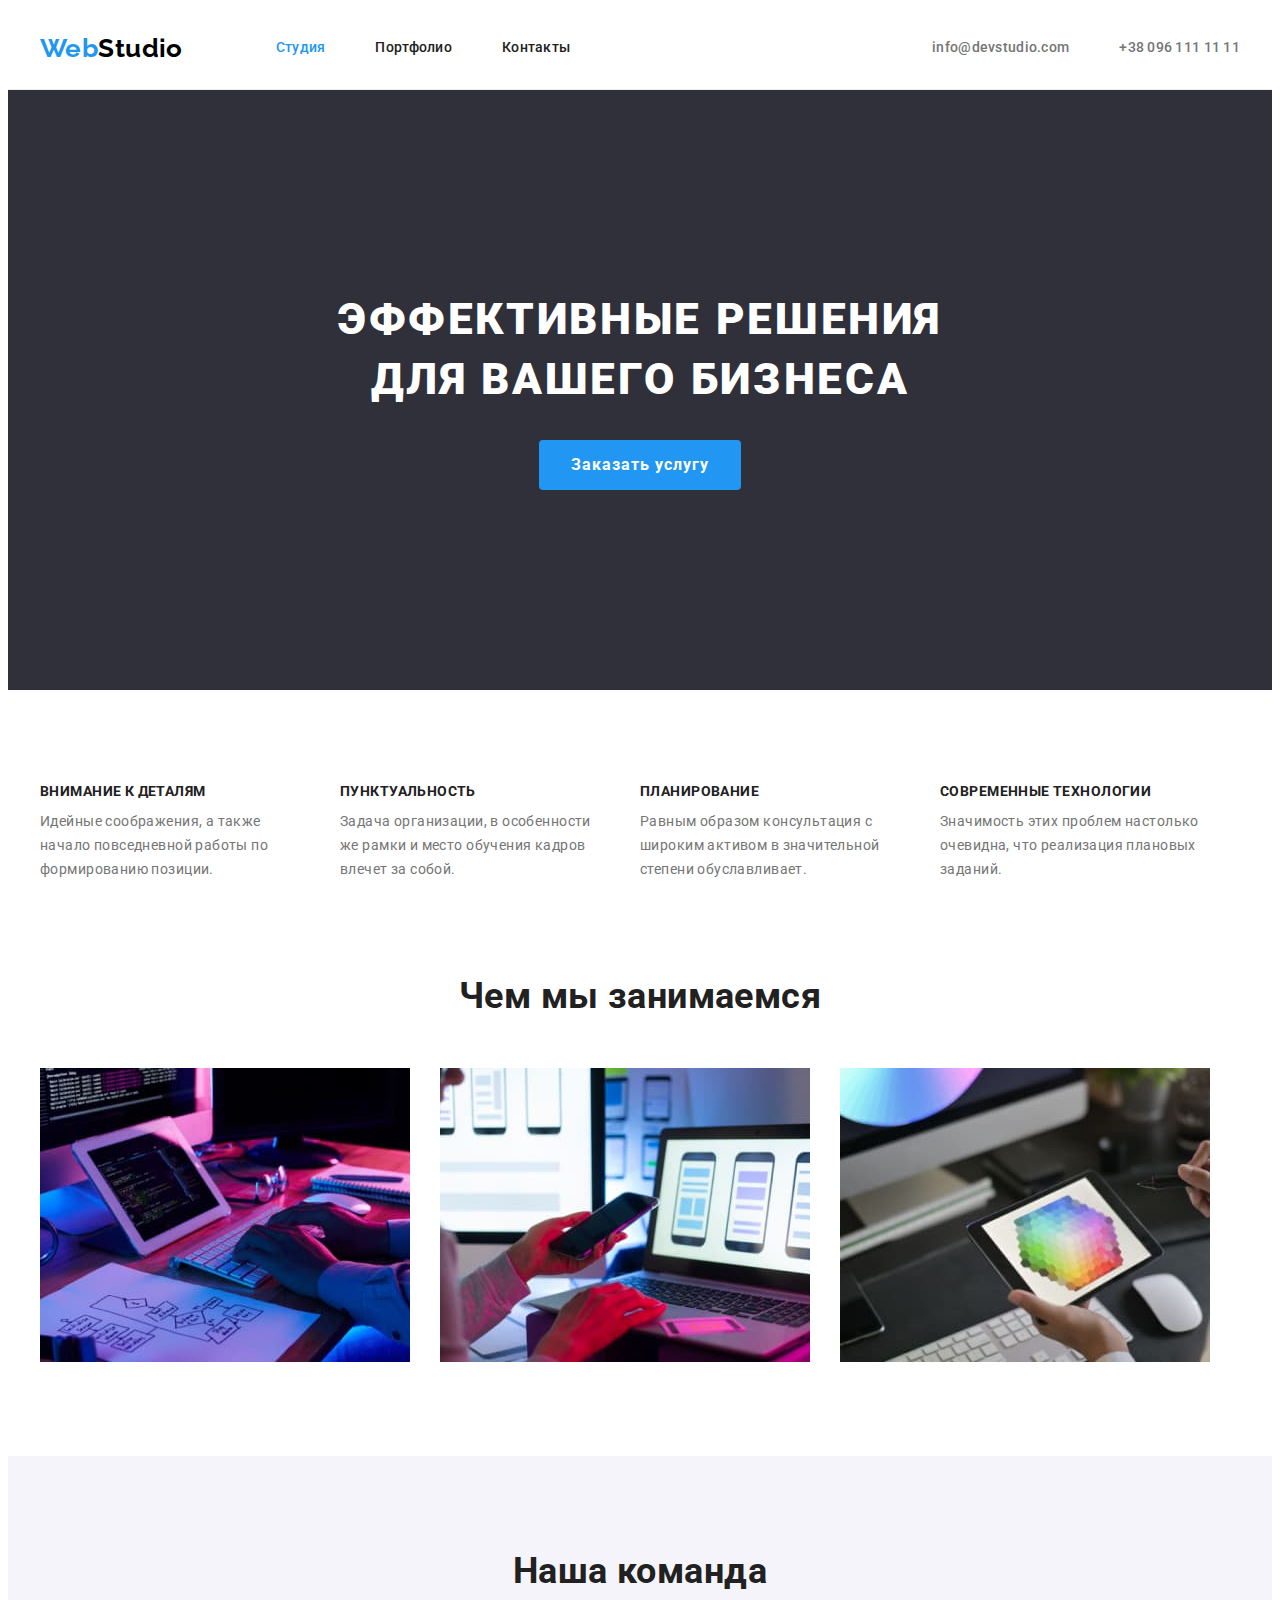
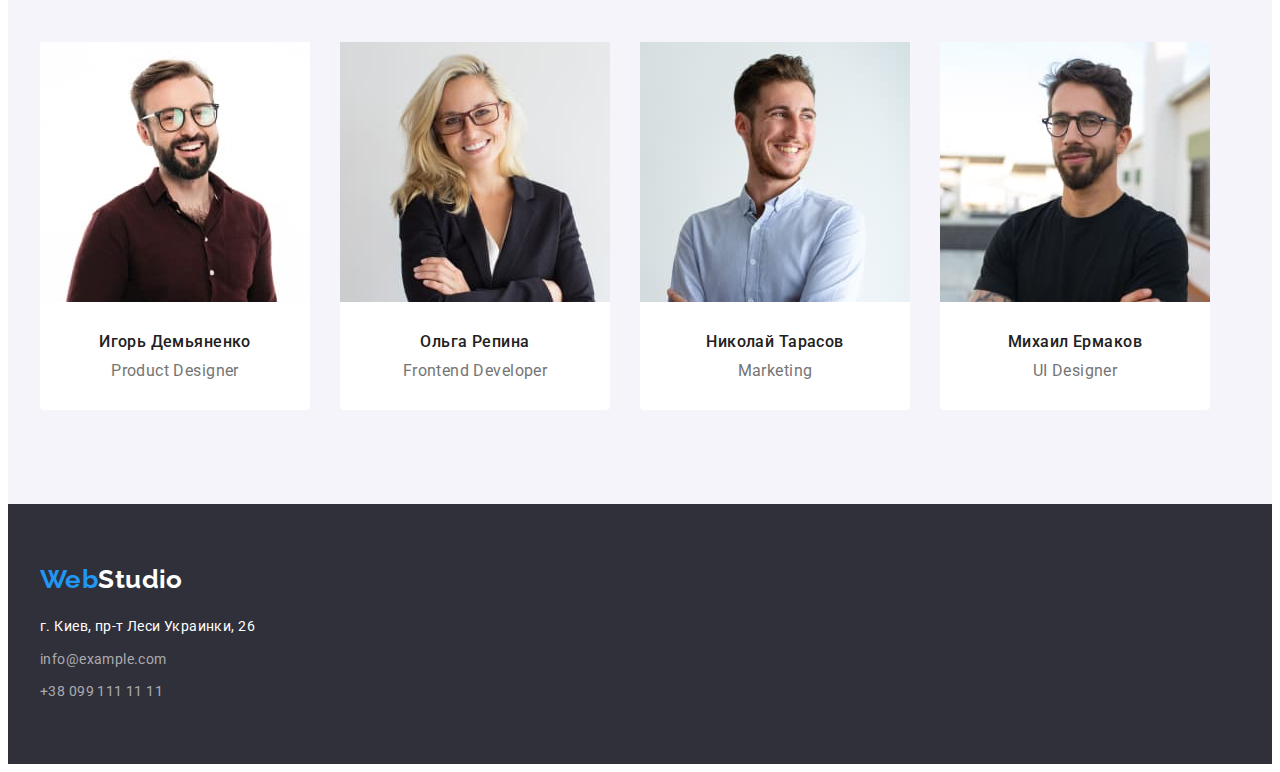
<file: index.html>
<!DOCTYPE html>
<html lang="ru">
  <head>
    <meta charset="UTF-8" />
    <meta http-equiv="X-UA-Compatible" content="IE=edge" />
    <meta name="goit-markup-hw-01" content="homework goit-markup-hw-01" />
    <title>WEBСтудия</title>
    <link rel="preconnect" href="https://fonts.googleapis.com" />
    <link rel="preconnect" href="https://fonts.gstatic.com" crossorigin />
    <link rel="stylesheet" href="https://cdnjs.cloudflare.com/ajax/libs/modern-normalize/1.1.0/modern-normalize.min.css" integrity="sha512-wpPYUAdjBVSE4KJnH1VR1HeZfpl1ub8YT/NKx4PuQ5NmX2tKuGu6U/JRp5y+Y8XG2tV+wKQpNHVUX03MfMFn9Q==" crossorigin="anonymous" referrerpolicy="no-referrer" />
    <link
      href="https://fonts.googleapis.com/css2?family=Raleway:wght@700&family=Roboto:wght@400;500;700;900&display=swap"
      rel="stylesheet"
    />
    <link rel="stylesheet" href="./css/styles.css" />
  </head>

  <body>
    <header class="header">
      <div class="container">
        <!--navigation link-->
        <nav class="header-nav">
          <a href="./index.html" lang="en" class="brand-link link"
            ><span class="brand-text-onehalf">Web</span
            ><span class="brand-text-twohalf">Studio</span></a
          >
          <ul class="header-list list">
            <li class="header-item">
              <a href="./index.html" class="header-link header-curretlink link">Студия</a>
            </li>
            <li class="header-item">
              <a href="./portfolio.html" class="header-link link">Портфолио</a>
            </li>
            <li class="header-item"><a href="" class="header-link link">Контакты</a></li>
          </ul>
        </nav>
        <ul class="header-contacts-list list">
          <li class="header-contacts-item">
            <a href="mailto:info@devstudio.com" class="header-contact link">info@devstudio.com</a>
          </li>
          <li class="header-contacts-item">
            <a href="tel:+380961111111" class="header-contact link">+38 096 111 11 11</a>
          </li>
        </ul>
      </div>
    </header>

    <main>
      
        <section class="tagline section">
          <div class="container">
          <h1 class="tagline-title">Эффективные решения для вашего бизнеса</h1>
          <button type="button" class="tagline-btn">Заказать услугу</button></div>
        </section>
        <section class="strengths section"><div class="container">
          <h2 hidden class="strengths-title visually-hidden">Наши качества</h2>
          <ul class="strengths-list list">
            <li class="strengths-item">
              <h3 class="strengths-item-title">Внимание к деталям</h3>
              <p class="strengths-item-text">
                Идейные соображения, а также начало повседневной работы по формированию позиции.
              </p>
            </li>
            <li class="strengths-item">
              <h3 class="strengths-item-title">Пунктуальность</h3>
              <p class="strengths-item-text">
                Задача организации, в особенности же рамки и место обучения кадров влечет за собой.
              </p>
            </li>
            <li class="strengths-item">
              <h3 class="strengths-item-title">Планирование</h3>
              <p class="strengths-item-text">
                Равным образом консультация с широким активом в значительной степени обуславливает.
              </p>
            </li>
            <li class="strengths-item">
              <h3 class="strengths-item-title">Современные технологии</h3>
              <p class="strengths-item-text">
                Значимость этих проблем настолько очевидна, что реализация плановых заданий.
              </p>
            </li>
          </ul></div>
        </section>
        <section class="about section"><div class="container">
          <h2 class="about-title">Чем мы занимаемся</h2>
          <ul class="about-list list">
            <li class="about-item">
              <img
                src="./images/work-img-1.jpg"
                alt="Пример нашего проекта"
                width="370"
                height="294"
              />
            </li>
            <li class="about-item">
              <img
                src="./images/work-img-2.jpg"
                alt="Пример нашего проекта"
                width="370"
                height="294"
              />
            </li>
            <li class="about-item">
              <img
                src="./images/work-img-3.jpg"
                alt="Пример нашего проекта"
                width="370"
                height="294"
              />
            </li>
          </ul></div>
        </section>
        <section class="co-worker section"><div class="container">
          <h2 class="co-worker-title">Наша команда</h2>
          <ul class="co-worker-list list">
            <li class="co-worker-item">
              <img
                src="./images/command-photo-1.jpg"
                alt="Игорь Демьяненко"
                width="270"
                height="260"
              />
              <div class="co-worker-comment">
                <h3 class="co-worker-item-title">Игорь Демьяненко</h3>
                <p lang="en" class="co-worker-item-text">Product Designer</p>
              </div>
            </li>
            <li class="co-worker-item">
              <img src="./images/command-photo-2.jpg" alt="Ольга Репина" width="270" height="260" />
              <div class="co-worker-comment">
                <h3 class="co-worker-item-title">Ольга Репина</h3>
                <p lang="en" class="co-worker-item-text">Frontend Developer</p>
              </div>
            </li>
            <li class="co-worker-item">
              <img
                src="./images/command-photo-3.jpg"
                alt="Николай Тарасов"
                width="270"
                height="260"
              />
              <div class="co-worker-comment">
                <h3 class="co-worker-item-title">Николай Тарасов</h3>
                <p lang="en" class="co-worker-item-text">Marketing</p>
              </div>
            </li>
            <li class="co-worker-item">
              <img
                src="./images/command-photo-4.jpg"
                alt="Михаил Ермаков"
                width="270"
                height="260"
              />
              <div class="co-worker-comment">
                <h3 class="co-worker-item-title">Михаил Ермаков</h3>
                <p lang="en" class="co-worker-item-text">UI Designer</p>
              </div>
            </li>
          </ul></div>
        </section>
      
    </main>

    <footer class="footer">
      <div class="container">
        <a href="./index.html" lang="en" class="footer-brand-link link"
          ><span class="brand-text-onehalf">Web</span
          ><span class="brand-text-twohalf-second">Studio</span></a
        >
        <address class="footer-address">
          <ul class="footer-list list">
            <li class="footer-item">
              <a
                href="https://goo.gl/maps/UJ2vtWxeUtUVGGgd9"
                target="_blank"
                rel="noreferrer nofollow noopener"
                class="footer-link-geo link"
                >г. Киев, пр-т Леси Украинки, 26</a
              >
            </li>
            <li class="footer-item">
              <a href="mailto:info@example.com" class="footer-link link">info@example.com</a>
            </li>
            <li class="footer-item">
              <a href="tel:+380991111111" class="footer-link link">+38 099 111 11 11</a>
            </li>
          </ul>
        </address>
      </div>
    </footer>
  </body>
</html>
</file>
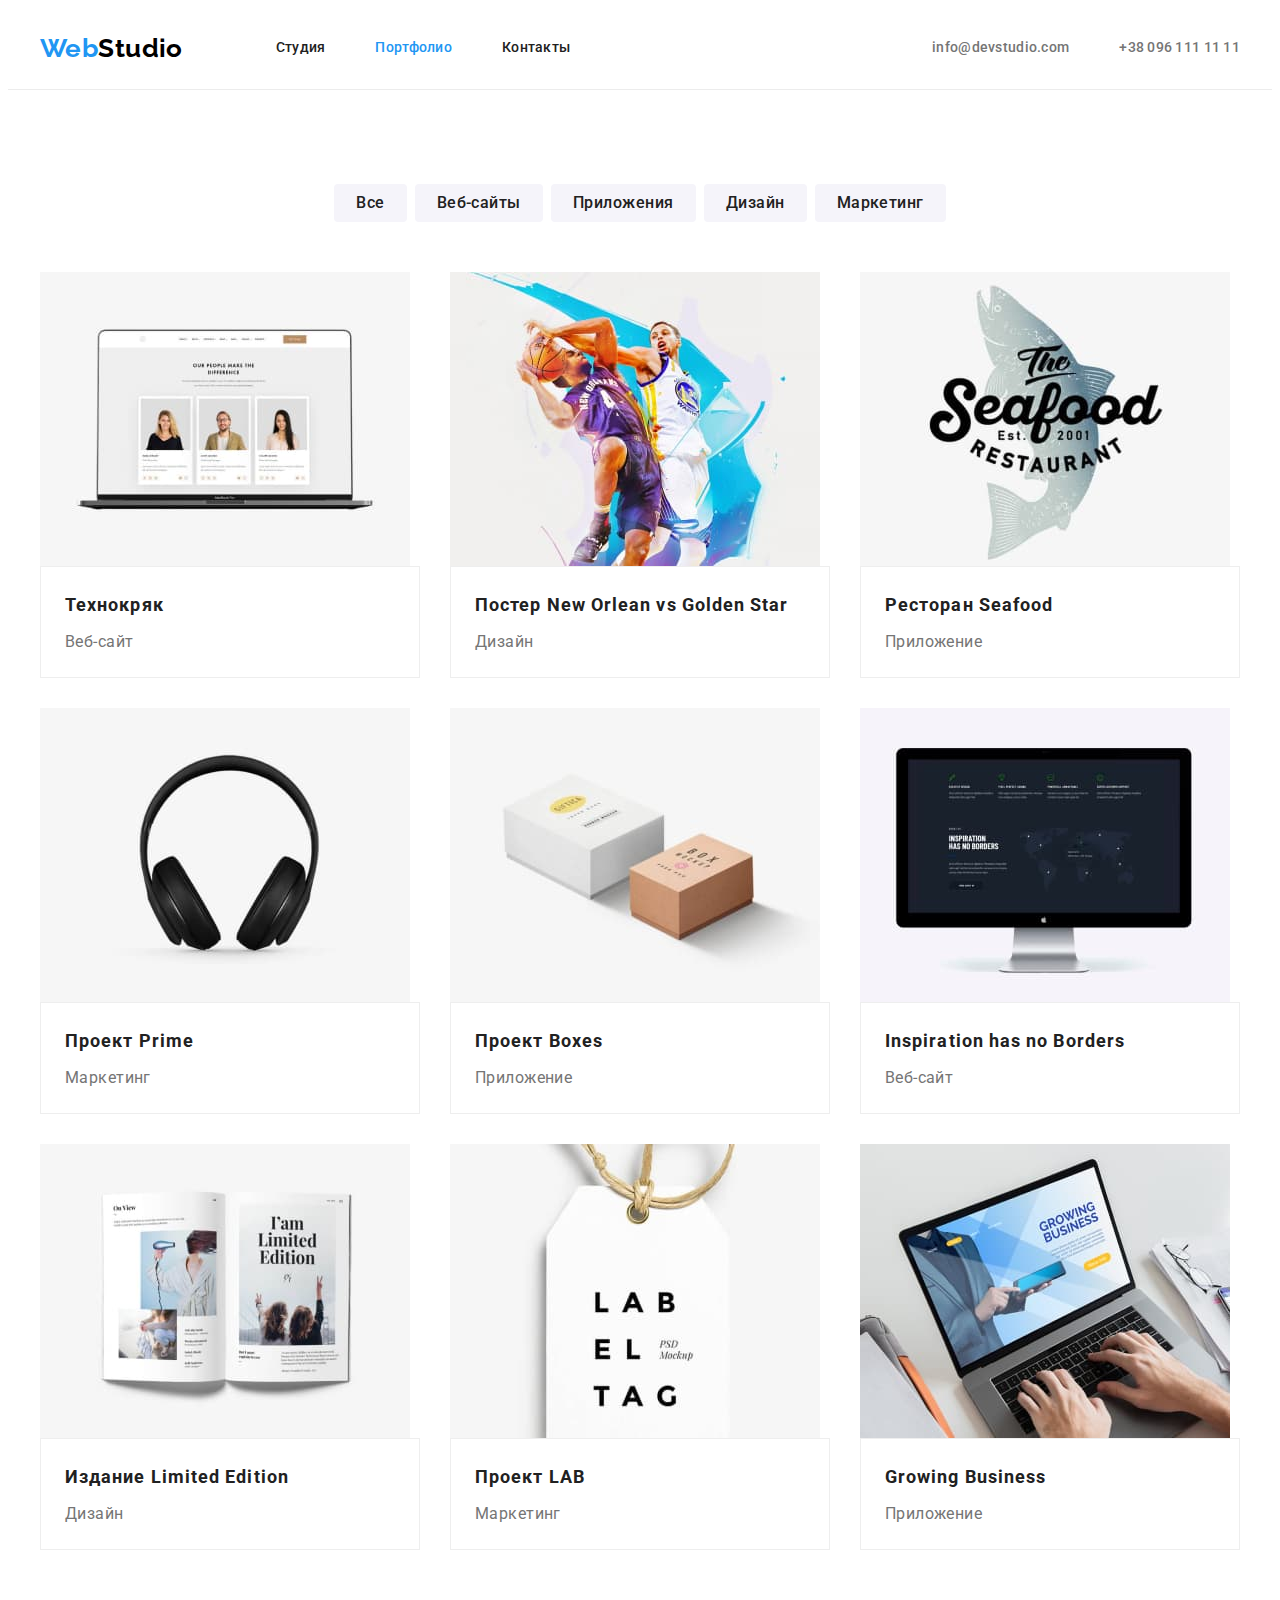
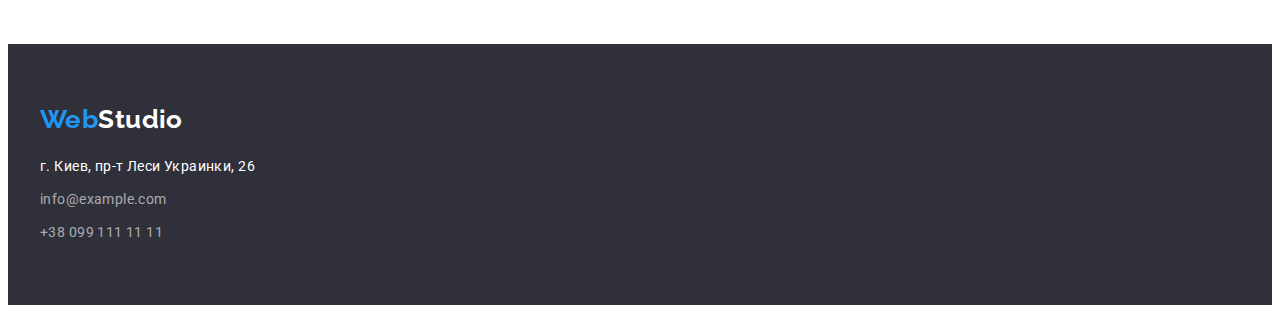
<file: portfolio.html>
<!DOCTYPE html>
<html lang="ru">
  <head>
    <meta charset="UTF-8" />
    <meta http-equiv="X-UA-Compatible" content="IE=edge" />
    <meta name="goit-markup-hw-01" content="homework goit-markup-hw-01" />
    <title>WEBСтудия</title>
    <link rel="preconnect" href="https://fonts.googleapis.com" />
    <link rel="preconnect" href="https://fonts.gstatic.com" crossorigin />
    <link
      rel="stylesheet"
      href="https://cdnjs.cloudflare.com/ajax/libs/modern-normalize/1.1.0/modern-normalize.min.css"
      integrity="sha512-wpPYUAdjBVSE4KJnH1VR1HeZfpl1ub8YT/NKx4PuQ5NmX2tKuGu6U/JRp5y+Y8XG2tV+wKQpNHVUX03MfMFn9Q=="
      crossorigin="anonymous"
      referrerpolicy="no-referrer"
    />
    <link
      href="https://fonts.googleapis.com/css2?family=Raleway:wght@700&family=Roboto:wght@400;500;700;900&display=swap"
      rel="stylesheet"
    />
    <link rel="stylesheet" href="./css/styles.css" />
  </head>

  <body>
    <header class="header">
      <div class="container">
        <!--navigation link-->
        <nav class="header-nav">
          <a href="./index.html" lang="en" class="brand-link link"
            ><span class="brand-text-onehalf">Web</span
            ><span class="brand-text-twohalf">Studio</span></a
          >
          <ul class="header-list list">
            <li class="header-item">
              <a href="./index.html" class="header-link link">Студия</a>
            </li>
            <li class="header-item">
              <a href="./portfolio.html" class="header-link header-curretlink link">Портфолио</a>
            </li>
            <li class="header-item"><a href="" class="header-link link">Контакты</a></li>
          </ul>
        </nav>
        <ul class="header-contacts-list list">
          <li class="header-contacts-item">
            <a href="mailto:info@devstudio.com" class="header-contact link">info@devstudio.com</a>
          </li>
          <li class="header-contacts-item">
            <a href="tel:+380961111111" class="header-contact link">+38 096 111 11 11</a>
          </li>
        </ul>
      </div>
    </header>

    <main>
      <section class="portfolio section">
        <div class="container">
          <div class="filter">
          <h1 class="filter-title visually-hidden">Портфолио</h1>

          <ul class="filter-list list">
            <li class="filter-item"><button type="button" class="filter-button">Все</button></li>
            <li class="filter-item">
              <button type="button" class="filter-button">Веб-сайты</button>
            </li>
            <li class="filter-item">
              <button type="button" class="filter-button">Приложения</button>
            </li>
            <li class="filter-item"><button type="button" class="filter-button">Дизайн</button></li>
            <li class="filter-item">
              <button type="button" class="filter-button">Маркетинг</button>
            </li>
          </ul>
          </div>

          <ul class="gallery-list list">
            <li class="gallery-item">
              <img
                src="./images/gallery/portfolio-gallery-1.jpg"
                alt="Технокряк"
                width="370"
                height="294"
              />
              <div class="gallery-item-content">
                <h2 class="gallery-item-title">Технокряк</h2>
                <p class="gallery-item-text">Веб-сайт</p>
              </div>
            </li>
            <li class="gallery-item">
              <img
                src="./images/gallery/portfolio-gallery-2.jpg"
                alt="Постер New Orlean vs Golden Star"
                width="370"
                height="294"
              />
              <div class="gallery-item-content">
                <h2 class="gallery-item-title">
                  Постер <span lang="en">New Orlean vs Golden Star</span>
                </h2>
                <p class="gallery-item-text">Дизайн</p>
              </div>
            </li>
            <li class="gallery-item">
              <img
                src="./images/gallery/portfolio-gallery-3.jpg"
                alt="Ресторан Seafood"
                width="370"
                height="294"
              />
              <div class="gallery-item-content">
                <h2 class="gallery-item-title">Ресторан <span lang="en">Seafood</span></h2>
                <p class="gallery-item-text">Приложение</p>
              </div>
            </li>
            <li class="gallery-item">
              <img
                src="./images/gallery/portfolio-gallery-4.jpg"
                alt="Проект Prime"
                width="370"
                height="294"
              />
              <div class="gallery-item-content">
                <h2 class="gallery-item-title">Проект <span lang="en">Prime</span></h2>
                <p class="gallery-item-text">Маркетинг</p>
              </div>
            </li>
            <li class="gallery-item">
              <img
                src="./images/gallery/portfolio-gallery-5.jpg"
                alt="Проект Boxes"
                width="370"
                height="294"
              />
              <div class="gallery-item-content">
                <h2 class="gallery-item-title">Проект <span lang="en">Boxes</span></h2>
                <p class="gallery-item-text">Приложение</p>
              </div>
            </li>
            <li class="gallery-item">
              <img
                src="./images/gallery/portfolio-gallery-6.jpg"
                alt="Inspiration has no Borders"
                width="370"
                height="294"
              />
              <div class="gallery-item-content">
                <h2 class="gallery-item-title">
                  <span lang="en">Inspiration has no Borders</span>
                </h2>
                <p class="gallery-item-text">Веб-сайт</p>
              </div>
            </li>
            <li class="gallery-item">
              <img
                src="./images/gallery/portfolio-gallery-7.jpg"
                alt="Издание Limited Edition"
                width="370"
                height="294"
              />
              <div class="gallery-item-content">
                <h2 class="gallery-item-title">Издание <span lang="en">Limited Edition</span></h2>
                <p class="gallery-item-text">Дизайн</p>
              </div>
            </li>
            <li class="gallery-item">
              <img
                src="./images/gallery/portfolio-gallery-8.jpg"
                alt="Проект LAB"
                width="370"
                height="294"
              />
              <div class="gallery-item-content">
                <h2 class="gallery-item-title">Проект <span lang="en">LAB</span></h2>
                <p class="gallery-item-text">Маркетинг</p>
              </div>
            </li>
            <li class="gallery-item">
              <img
                src="./images/gallery/portfolio-gallery-9.jpg"
                alt="Growing Business"
                width="370"
                height="294"
              />
              <div class="gallery-item-content">
                <h2 class="gallery-item-title"><span lang="en">Growing Business</span></h2>
                <p class="gallery-item-text">Приложение</p>
              </div>
            </li>
          </ul>
        </div>
      </section>
    </main>

    <footer class="footer">
      <div class="container">
        <a href="./index.html" lang="en" class="footer-brand-link link"
          ><span class="brand-text-onehalf">Web</span
          ><span class="brand-text-twohalf-second">Studio</span></a
        >
        <address class="footer-address">
          <ul class="footer-list list">
            <li class="footer-item">
              <a
                href="https://goo.gl/maps/UJ2vtWxeUtUVGGgd9"
                target="_blank"
                rel="noreferrer nofollow noopener"
                class="footer-link-geo link"
                >г. Киев, пр-т Леси Украинки, 26</a
              >
            </li>
            <li class="footer-item">
              <a href="mailto:info@example.com" class="footer-link link">info@example.com</a>
            </li>
            <li class="footer-item">
              <a href="tel:+380991111111" class="footer-link link">+38 099 111 11 11</a>
            </li>
          </ul>
        </address>
      </div>
    </footer>
  </body>
</html>
</file>
<file: css/styles.css>
:root{
  --brand-color-one: #2196F3;
  --brand-color-two: #000000;
  --brand-second-color-two: #FFFFFF;
  --main-color: #212121;
  --second-color: #757575;
  --accent-color: #2196F3;
  --main-backgroundcolor: #FFFFFF;
  --second-backgroundcolor: #E5E5E5;
  --accent-backgroundcolor: #F5F4FA;
  --tagline-backgroundcolor: #2F303A;
  --tagline-color: #FFFFFF;
  --btn-text-color: #FFFFFF;
  --btn-accent-backgroundcolor: #188CE8; 
  --section-padding: 30px;
  --typical-distance: 30px;
  --margin-section: 215px;
}


body{
 font-family: 'Roboto', sans-serif;
 font-size: 14px;
 letter-spacing: 0.03em;
 color: var(--main-color);
 background-color: var(--main-backgroundcolor);
}

address{
  font-style: normal;
}

h1,
h2,
h3,
h4,
h5,
h6,
p {
  margin: 0;
}

img {
  display: block;
  max-width: 100%;
  height: auto;
}

.list {
  margin: 0;
  padding-left: 0;
  list-style: none;
}

.link {
  text-decoration: none;
  color: inherit;
}
.link::visited {
  text-decoration: none;
}

.section {
  padding-bottom: 94px;
}

.container {
  width: 1200px;
  padding: 0 15px;
  margin: 0 auto;
}

.visually-hidden { 
  position: absolute; 
  width: 1px; 
  height: 1px; 
  margin: -1px; 
  border: 0; 
  padding: 0; 
  white-space: nowrap; 
  clip-path: inset(100%); 
  clip: rect(0 0 0 0); 
  overflow: hidden; 
} 

/* -------------BRAND----------- */

.brand-link {
  font-family: 'Raleway';
  font-weight: 700;
  font-size: 26px;
  line-height: 1.19;

  padding-top: 25px;
  padding-bottom: 25px;
  margin-right: 93px;
}

.brand-text-onehalf {
  color: var(--brand-color-one);
 }

.brand-text-twohalf {
  color: var(--brand-color-two); 
}
.brand-text-twohalf-second {
  color: var(--brand-second-color-two); 
}

.footer-brand-link {
  font-family: 'Raleway';
  font-weight: 700;
  font-size: 26px;
  line-height: 1.19;
}
/* -------------HEADER----------- */

.header { 
  background-color: var(--main-backgroundcolor);
  border-bottom: 1px solid #ECECEC;
}

.header .container {
  display: flex;
  align-content: center;
  justify-content: space-between;
}

.header-nav {
  display: flex;
  align-content: center;
}

.header-list {
  display: flex;
  margin: 0 auto;
}

.header-item {
  display: flex;
  align-content: center;  
}


.header-item:not(:last-child) {
  margin-right: 50px;

}

.header-contacts-list {
  display: flex;
  align-content: center;
}

.header-contacts-item {
  display: flex;
  align-content: center;    
}


.header-contacts-item:not(:last-child) {
  margin-right: 50px;
}

.header-link {
  font-family: 'Roboto';
  font-style: normal;
  font-weight: 500;
  line-height: 1.14;
  letter-spacing: 0.02em;
  color: var(--main-color);
  padding-top: 32px;
  padding-bottom: 32px; 
}

.header-curretlink {
  color: var(--accent-color);
}

.header-link:hover,
.header-link:focus {
  color: var(--accent-color);
}

.header-contact { 
  font-family: 'Roboto';
  font-style: normal;
  font-weight: 500;
  line-height: 1.14;
  letter-spacing: 0.02em;
  color: var(--second-color);
  padding-top: 32px;
  padding-bottom: 32px;
}

.header-contact:hover,
.header-contact:focus {
  color: var(--accent-color);
}

/* -------------TAGLINE----------- */

.tagline { 
  background-color: var(--tagline-backgroundcolor);
  padding: 200px 0;
}

.tagline-title { 
  font-weight: 900;
  font-size: 44px;
  line-height: 1.36;
  text-align: center;
  letter-spacing: 0.06em;
  text-transform: uppercase;
  color: var(--tagline-color);
  max-width: 700px;

  margin-left: auto;
  margin-right: auto;
  margin-bottom: var(--typical-distance);
}

.tagline-btn { 
  font-family: inherit;
  font-weight: 700;
  font-size: 16px;
  line-height: 1.88;
  display: block;
  align-items: center;
  text-align: center;
  letter-spacing: 0.06em;
  
  border: none;
  border-radius: 4px;

  color: var(--btn-text-color);
  background-color: var(--accent-color);
  cursor: pointer;

  padding: 10px 32px;

  margin: 0 auto;
}

.tagline-btn:hover,
.tagline-btn:focus { 

  background-color: var(--btn-accent-backgroundcolor);
}
/* -------------STRENGTHS----------- */

.strengths {
  padding-top: 94px;
}

.strengths-list {
  display: flex;
  justify-content: center;
}

.strengths-item:not(:last-child) {
  margin-right: var(--typical-distance);
  max-width: 270px;
}

.strengths-item-title { 
  font-weight: 700;
  font-size: 14px;
  line-height: 1.14;
  text-transform: uppercase;
  color: var(--main-color);
  margin-bottom: 10px;
}
.strengths-item-text {
  font-size: 14px;
  line-height: 1.71;
  color: var(--second-color);

 }

 /* -------------ABOUT----------- */

.about-title { 
  font-weight: 700;
  font-size: 36px;
  line-height: 1.17;
  text-align: center;
  color: var(--main-color); 
  margin-bottom: 50px; 
}

.about-list {
  display: flex;
}

.about-item:not(:last-child) {
  margin-right: var(--typical-distance);
}

/* -------------co-worker----------- */
.co-worker {
  background-color: var(--accent-backgroundcolor);
  padding: 94px 0;
 }

.co-worker-item{
  width: 270px;
  height: 368px;
}

.co-worker-comment{
  padding-top: var(--typical-distance);
  padding-bottom: var(--typical-distance);

}

.co-worker-title { 
  font-weight: 700;
  font-size: 36px;
  line-height: 1.17;
  text-align: center;
  color: var(--main-color);
  margin-bottom: 50px;
}

.co-worker-list {
  display: flex;
}

.co-worker-item {
  background-color: var(--main-backgroundcolor);
  border-radius: 4px;
}

.co-worker-item:not(:last-child) {
  margin-right: var(--typical-distance);
}

.co-worker-item-title {
  font-weight: 500;
  font-size: 16px;
  line-height: 1.19;
  text-align: center;
  color: var(--main-color);
  margin-bottom: 10px;
 }

.co-worker-item-text {
  font-size: 16px;
  line-height: 1.19;
  text-align: center;
  color: var(--second-color);
 }

/* -------------FOOTER----------- */



.footer {
  background-color: var(--tagline-backgroundcolor); 
  padding-top: 60px;
  padding-bottom: 60px;
 }


 .footer-brand-link{
   display: block;
   margin-bottom: 20px;
 }

.footer-item:not(:last-child) {
  margin-bottom: 9px;
}

.footer-link-geo { 
  line-height: 1.71;
  color: var(--tagline-color);
}
.footer-link {
  line-height: 1.71;
  color: rgba(255, 255, 255, 0.6);
 }

 .footer-link:hover,
 .footer-link:focus,
 .footer-link-geo:hover,
 .footer-link-geo:focus {
   color: var(--accent-color);
 }
 
/* -------------FILTER----------- */
.filter {
  padding-top: 94px;
}

.filter-list {
  display: flex;
  justify-content: center;
  margin-bottom: 50px;
}

.filter-item:not(:last-child) {
  margin-right: 8px;
}

.filter-button { 
  font-family: inherit;
  font-weight: 500;
  font-size: 16px;
  line-height: 1.62;
  text-align: center;
  letter-spacing: 0.03em;
  color: var(--main-color);
  background-color: var(--accent-backgroundcolor);
  cursor: pointer;
  border: none;
  border-radius: 4px;
  padding: 6px 22px;
}

.filter-button:hover,
.filter-button:focus
 { 
  color: var(--btn-text-color); 
  background-color: var(--accent-color);
 }
 
 /* -------------GALLERY----------- */

.gallery-list {
  display: flex;
  flex-wrap: wrap;
  margin:-15px;
  border-top: none;
}

.gallery-item {
  width: calc(100% / 3 - var(--typical-distance));
  margin: calc(var(--typical-distance) / 2);
}


.gallery-item-content {
  padding: 20px 24px;
  border: 1px solid #EEEEEE;
}

 .gallery-item-title {
    font-weight: 700;
    font-size: 18px;
    line-height: 2.00;
    letter-spacing: 0.06em;
    color: var(--main-color);
    margin-bottom: 4px;
 }
 .gallery-item-text {
    font-size: 16px;
    line-height: 1.88;
    color: var(--second-color);
}
</file>
